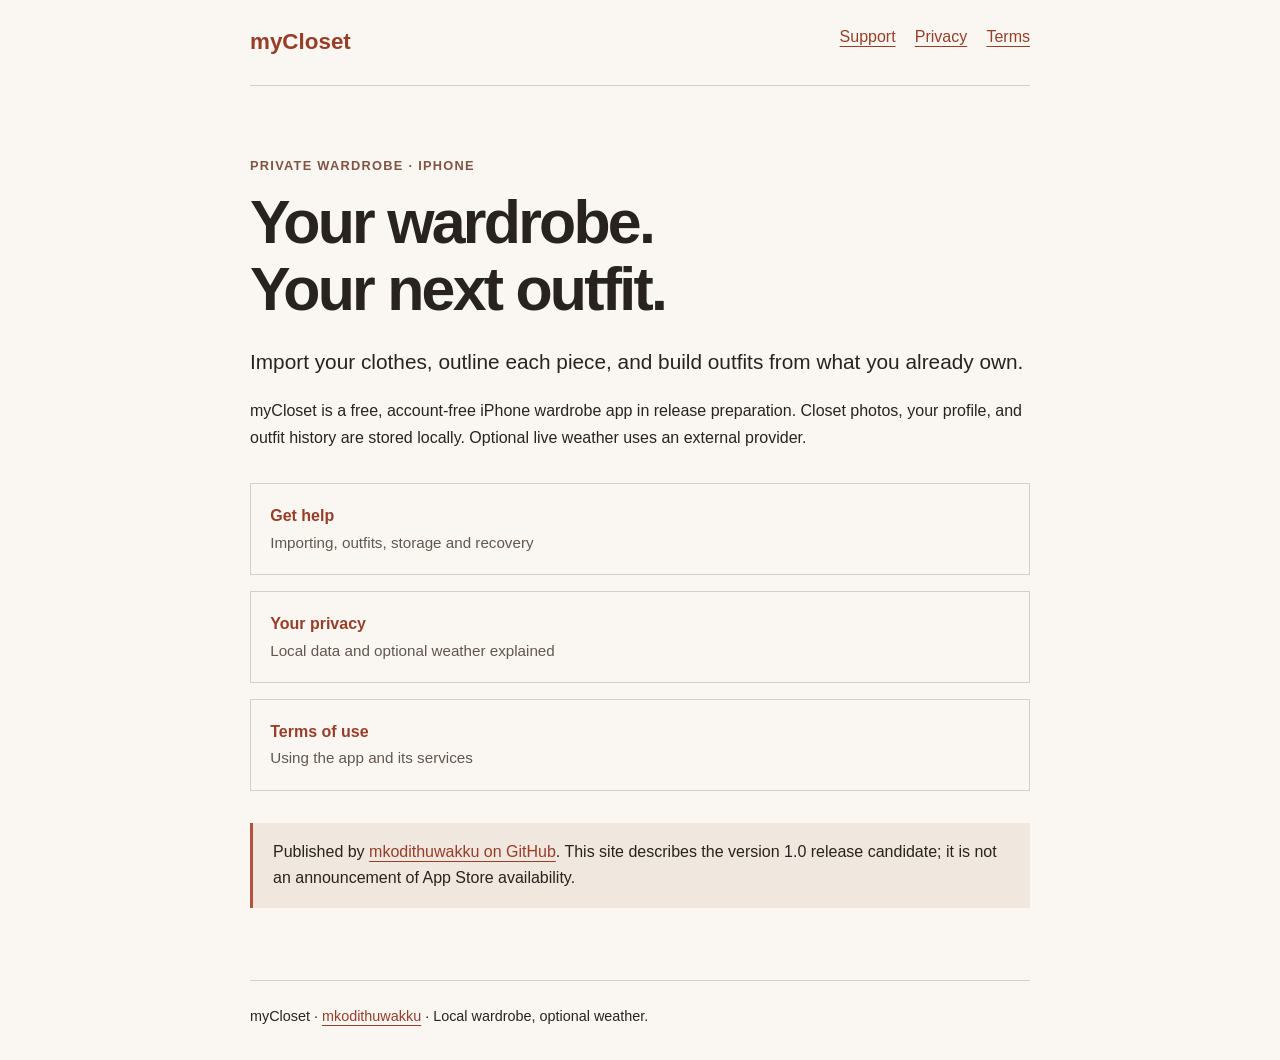
<file: index.html>
<!doctype html><html lang="en"><head><meta charset="utf-8"><meta name="viewport" content="width=device-width, initial-scale=1"><meta name="description" content="myCloset privacy, support and terms. A private local wardrobe app for iPhone."><meta name="color-scheme" content="light dark"><title>myCloset · myCloset</title><link rel="stylesheet" href="./style.css"></head><body><a class="skip" href="#main">Skip to content</a><header><a class="brand" href="./">myCloset</a><nav aria-label="Main"><a href="./support/">Support</a><a href="./privacy/">Privacy</a><a href="./terms/">Terms</a></nav></header><main id="main"><p class="eyebrow">PRIVATE WARDROBE · IPHONE</p><h1>Your wardrobe.<br>Your next outfit.</h1><p class="intro">Import your clothes, outline each piece, and build outfits from what you already own.</p><p>myCloset is a free, account-free iPhone wardrobe app in release preparation. Closet photos, your profile, and outfit history are stored locally. Optional live weather uses an external provider.</p><div class="cards"><a href="support/">Get help<span>Importing, outfits, storage and recovery</span></a><a href="privacy/">Your privacy<span>Local data and optional weather explained</span></a><a href="terms/">Terms of use<span>Using the app and its services</span></a></div><p class="note">Published by <a href="https://github.com/mkodithuwakku">mkodithuwakku on GitHub</a>. This site describes the version 1.0 release candidate; it is not an announcement of App Store availability.</p></main><footer>myCloset · <a href="https://github.com/mkodithuwakku">mkodithuwakku</a> · Local wardrobe, optional weather.</footer></body></html>
</file>
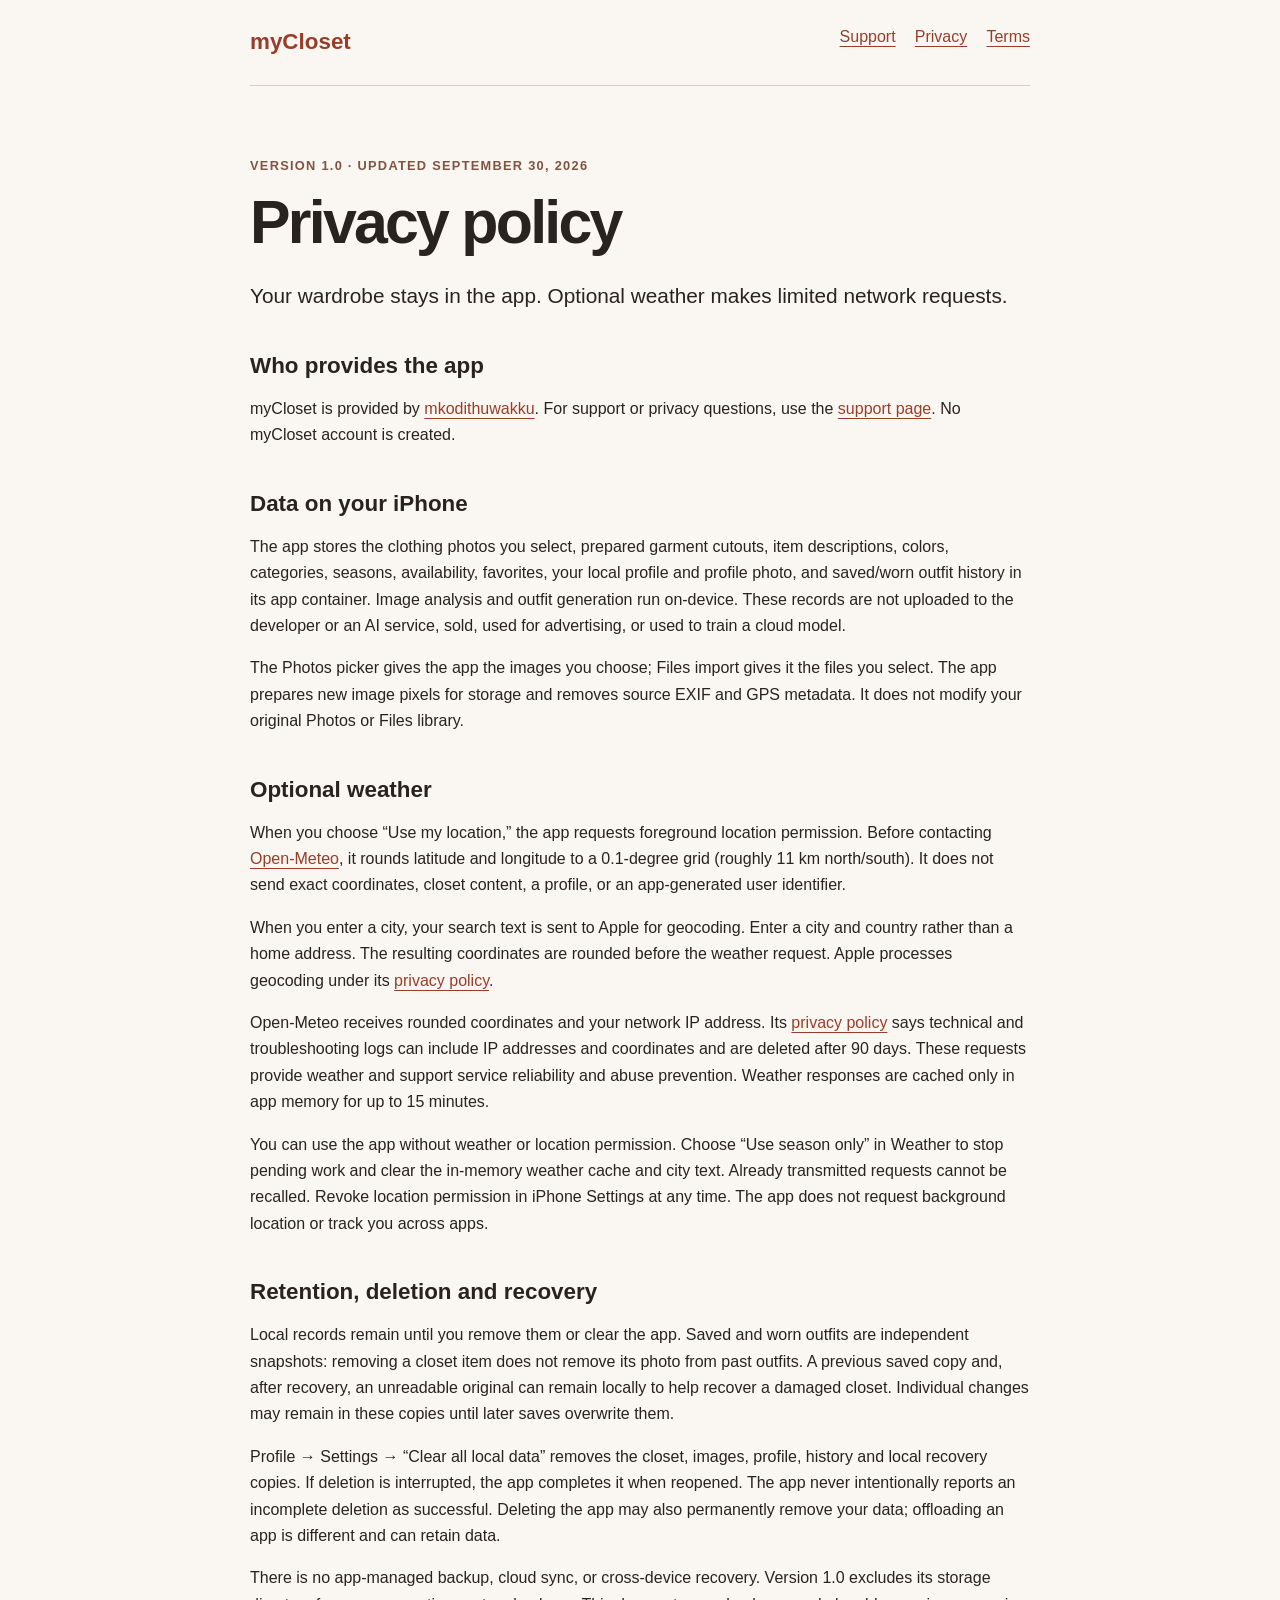
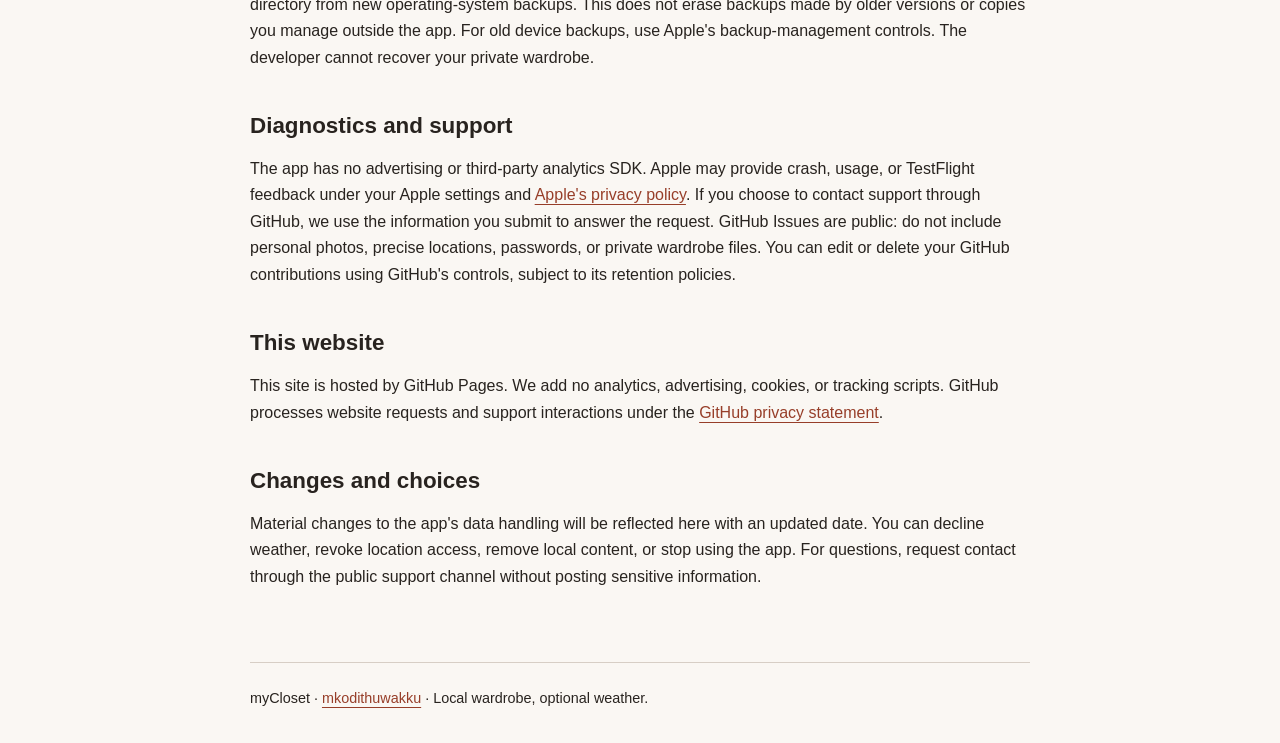
<file: privacy/index.html>
<!doctype html><html lang="en"><head><meta charset="utf-8"><meta name="viewport" content="width=device-width, initial-scale=1"><meta name="description" content="myCloset privacy, support and terms. A private local wardrobe app for iPhone."><meta name="color-scheme" content="light dark"><title>Privacy policy · myCloset</title><link rel="stylesheet" href="../style.css"></head><body><a class="skip" href="#main">Skip to content</a><header><a class="brand" href="../">myCloset</a><nav aria-label="Main"><a href="../support/">Support</a><a href="../privacy/">Privacy</a><a href="../terms/">Terms</a></nav></header><main id="main"><p class="eyebrow">VERSION 1.0 · UPDATED SEPTEMBER 30, 2026</p><h1>Privacy policy</h1><p class="intro">Your wardrobe stays in the app. Optional weather makes limited network requests.</p>
<h2>Who provides the app</h2><p>myCloset is provided by <a href="https://github.com/mkodithuwakku">mkodithuwakku</a>. For support or privacy questions, use the <a href="../support/">support page</a>. No myCloset account is created.</p>
<h2>Data on your iPhone</h2><p>The app stores the clothing photos you select, prepared garment cutouts, item descriptions, colors, categories, seasons, availability, favorites, your local profile and profile photo, and saved/worn outfit history in its app container. Image analysis and outfit generation run on-device. These records are not uploaded to the developer or an AI service, sold, used for advertising, or used to train a cloud model.</p><p>The Photos picker gives the app the images you choose; Files import gives it the files you select. The app prepares new image pixels for storage and removes source EXIF and GPS metadata. It does not modify your original Photos or Files library.</p>
<h2>Optional weather</h2><p>When you choose “Use my location,” the app requests foreground location permission. Before contacting <a href="https://open-meteo.com/">Open-Meteo</a>, it rounds latitude and longitude to a 0.1-degree grid (roughly 11 km north/south). It does not send exact coordinates, closet content, a profile, or an app-generated user identifier.</p><p>When you enter a city, your search text is sent to Apple for geocoding. Enter a city and country rather than a home address. The resulting coordinates are rounded before the weather request. Apple processes geocoding under its <a href="https://www.apple.com/legal/privacy/">privacy policy</a>.</p><p>Open-Meteo receives rounded coordinates and your network IP address. Its <a href="https://open-meteo.com/en/terms">privacy policy</a> says technical and troubleshooting logs can include IP addresses and coordinates and are deleted after 90 days. These requests provide weather and support service reliability and abuse prevention. Weather responses are cached only in app memory for up to 15 minutes.</p><p>You can use the app without weather or location permission. Choose “Use season only” in Weather to stop pending work and clear the in-memory weather cache and city text. Already transmitted requests cannot be recalled. Revoke location permission in iPhone Settings at any time. The app does not request background location or track you across apps.</p>
<h2>Retention, deletion and recovery</h2><p>Local records remain until you remove them or clear the app. Saved and worn outfits are independent snapshots: removing a closet item does not remove its photo from past outfits. A previous saved copy and, after recovery, an unreadable original can remain locally to help recover a damaged closet. Individual changes may remain in these copies until later saves overwrite them.</p><p>Profile → Settings → “Clear all local data” removes the closet, images, profile, history and local recovery copies. If deletion is interrupted, the app completes it when reopened. The app never intentionally reports an incomplete deletion as successful. Deleting the app may also permanently remove your data; offloading an app is different and can retain data.</p><p>There is no app-managed backup, cloud sync, or cross-device recovery. Version 1.0 excludes its storage directory from new operating-system backups. This does not erase backups made by older versions or copies you manage outside the app. For old device backups, use Apple's backup-management controls. The developer cannot recover your private wardrobe.</p>
<h2>Diagnostics and support</h2><p>The app has no advertising or third-party analytics SDK. Apple may provide crash, usage, or TestFlight feedback under your Apple settings and <a href="https://www.apple.com/legal/privacy/">Apple's privacy policy</a>. If you choose to contact support through GitHub, we use the information you submit to answer the request. GitHub Issues are public: do not include personal photos, precise locations, passwords, or private wardrobe files. You can edit or delete your GitHub contributions using GitHub's controls, subject to its retention policies.</p>
<h2>This website</h2><p>This site is hosted by GitHub Pages. We add no analytics, advertising, cookies, or tracking scripts. GitHub processes website requests and support interactions under the <a href="https://docs.github.com/en/site-policy/privacy-policies/github-general-privacy-statement">GitHub privacy statement</a>.</p>
<h2>Changes and choices</h2><p>Material changes to the app's data handling will be reflected here with an updated date. You can decline weather, revoke location access, remove local content, or stop using the app. For questions, request contact through the public support channel without posting sensitive information.</p></main><footer>myCloset · <a href="https://github.com/mkodithuwakku">mkodithuwakku</a> · Local wardrobe, optional weather.</footer></body></html>
</file>
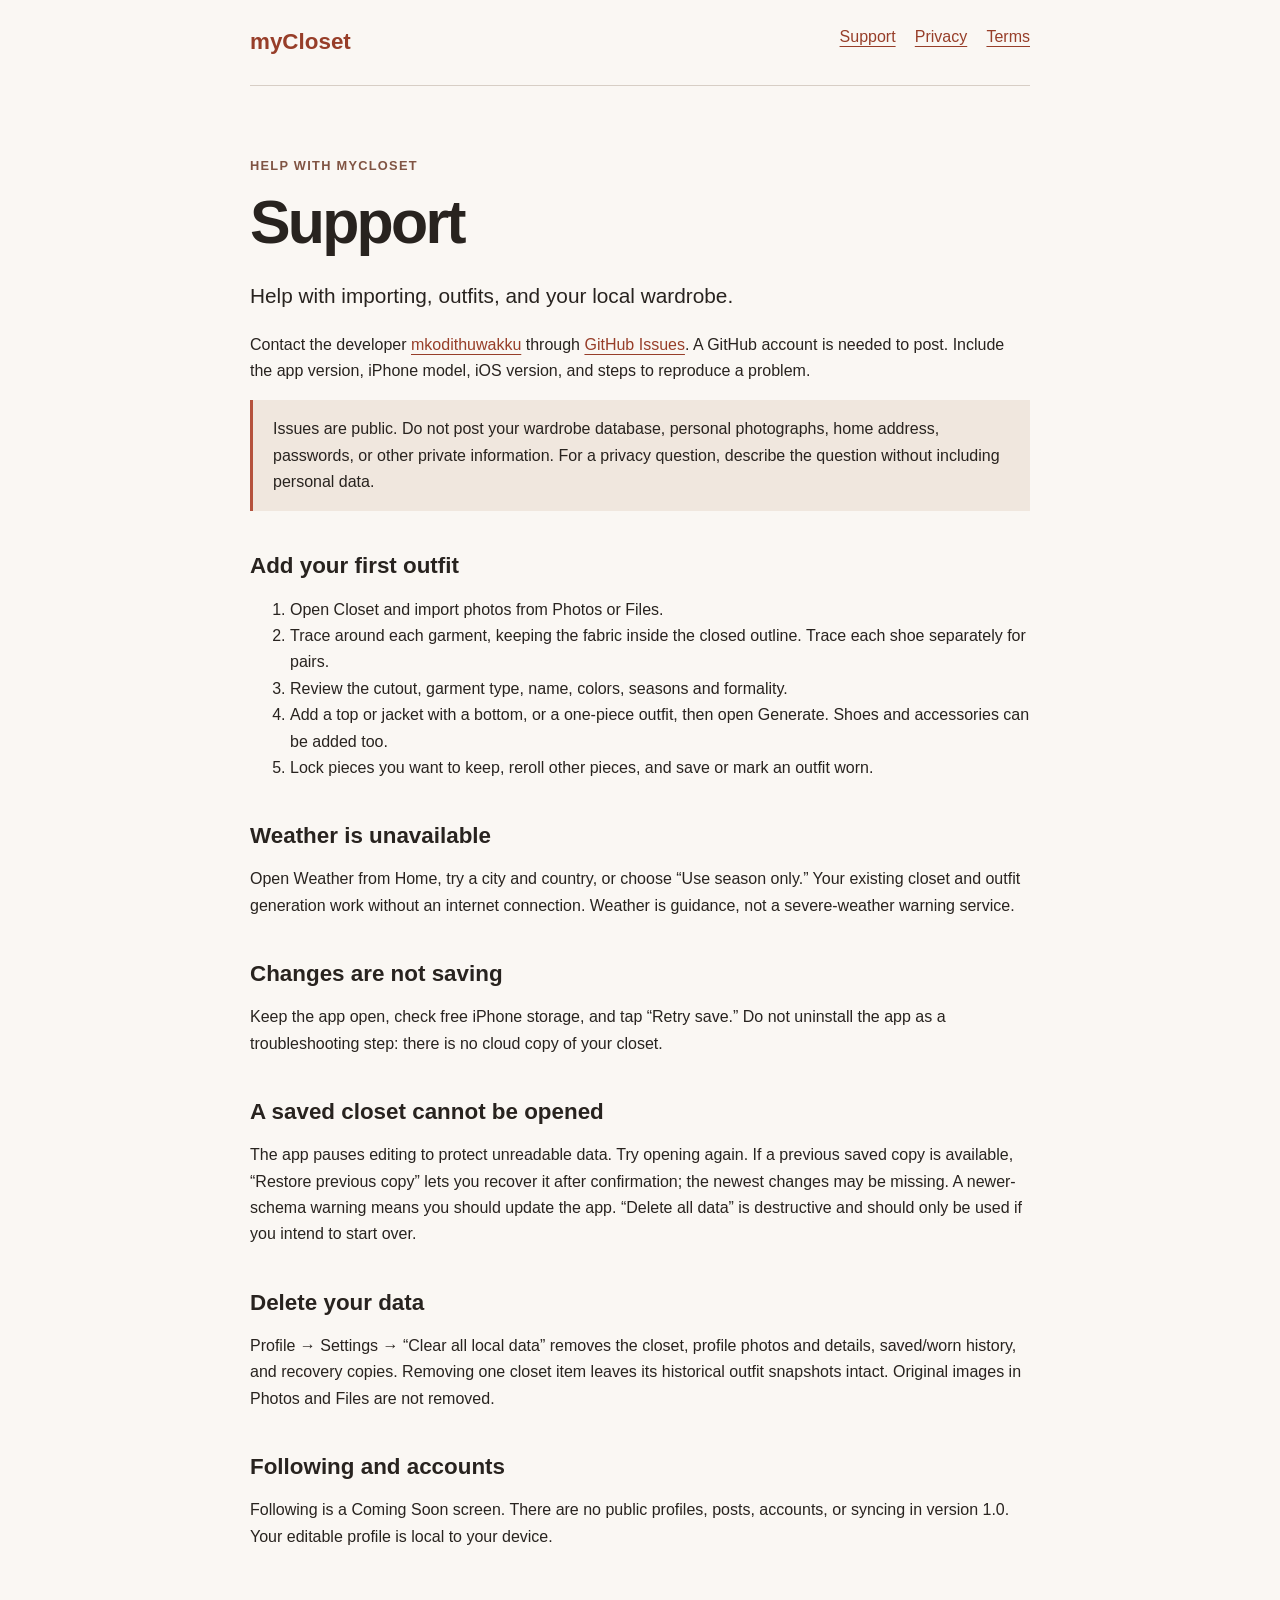
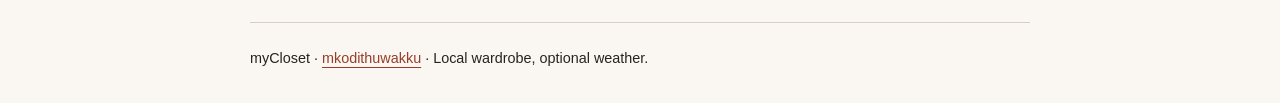
<file: support/index.html>
<!doctype html><html lang="en"><head><meta charset="utf-8"><meta name="viewport" content="width=device-width, initial-scale=1"><meta name="description" content="myCloset privacy, support and terms. A private local wardrobe app for iPhone."><meta name="color-scheme" content="light dark"><title>Support · myCloset</title><link rel="stylesheet" href="../style.css"></head><body><a class="skip" href="#main">Skip to content</a><header><a class="brand" href="../">myCloset</a><nav aria-label="Main"><a href="../support/">Support</a><a href="../privacy/">Privacy</a><a href="../terms/">Terms</a></nav></header><main id="main"><p class="eyebrow">HELP WITH MYCLOSET</p><h1>Support</h1><p class="intro">Help with importing, outfits, and your local wardrobe.</p><p>Contact the developer <a href="https://github.com/mkodithuwakku">mkodithuwakku</a> through <a href="https://github.com/mkodithuwakku/mycloset-support/issues/new">GitHub Issues</a>. A GitHub account is needed to post. Include the app version, iPhone model, iOS version, and steps to reproduce a problem.</p><p class="note">Issues are public. Do not post your wardrobe database, personal photographs, home address, passwords, or other private information. For a privacy question, describe the question without including personal data.</p>
<h2>Add your first outfit</h2><ol><li>Open Closet and import photos from Photos or Files.</li><li>Trace around each garment, keeping the fabric inside the closed outline. Trace each shoe separately for pairs.</li><li>Review the cutout, garment type, name, colors, seasons and formality.</li><li>Add a top or jacket with a bottom, or a one-piece outfit, then open Generate. Shoes and accessories can be added too.</li><li>Lock pieces you want to keep, reroll other pieces, and save or mark an outfit worn.</li></ol>
<h2>Weather is unavailable</h2><p>Open Weather from Home, try a city and country, or choose “Use season only.” Your existing closet and outfit generation work without an internet connection. Weather is guidance, not a severe-weather warning service.</p>
<h2>Changes are not saving</h2><p>Keep the app open, check free iPhone storage, and tap “Retry save.” Do not uninstall the app as a troubleshooting step: there is no cloud copy of your closet.</p>
<h2>A saved closet cannot be opened</h2><p>The app pauses editing to protect unreadable data. Try opening again. If a previous saved copy is available, “Restore previous copy” lets you recover it after confirmation; the newest changes may be missing. A newer-schema warning means you should update the app. “Delete all data” is destructive and should only be used if you intend to start over.</p>
<h2>Delete your data</h2><p>Profile → Settings → “Clear all local data” removes the closet, profile photos and details, saved/worn history, and recovery copies. Removing one closet item leaves its historical outfit snapshots intact. Original images in Photos and Files are not removed.</p>
<h2>Following and accounts</h2><p>Following is a Coming Soon screen. There are no public profiles, posts, accounts, or syncing in version 1.0. Your editable profile is local to your device.</p></main><footer>myCloset · <a href="https://github.com/mkodithuwakku">mkodithuwakku</a> · Local wardrobe, optional weather.</footer></body></html>
</file>
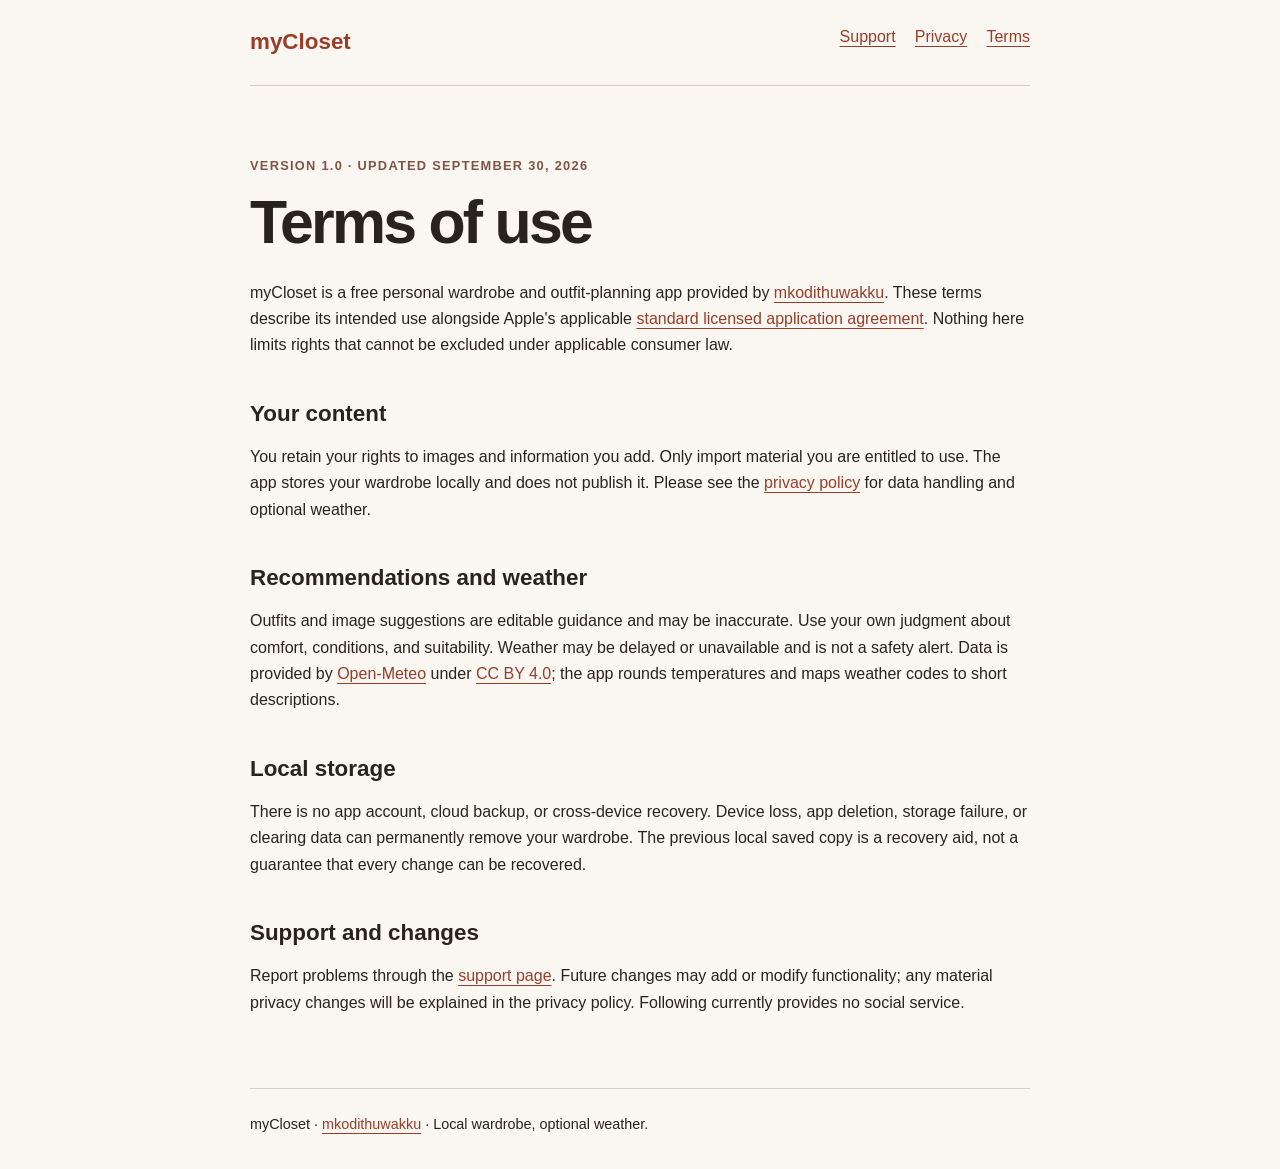
<file: terms/index.html>
<!doctype html><html lang="en"><head><meta charset="utf-8"><meta name="viewport" content="width=device-width, initial-scale=1"><meta name="description" content="myCloset privacy, support and terms. A private local wardrobe app for iPhone."><meta name="color-scheme" content="light dark"><title>Terms of use · myCloset</title><link rel="stylesheet" href="../style.css"></head><body><a class="skip" href="#main">Skip to content</a><header><a class="brand" href="../">myCloset</a><nav aria-label="Main"><a href="../support/">Support</a><a href="../privacy/">Privacy</a><a href="../terms/">Terms</a></nav></header><main id="main"><p class="eyebrow">VERSION 1.0 · UPDATED SEPTEMBER 30, 2026</p><h1>Terms of use</h1><p>myCloset is a free personal wardrobe and outfit-planning app provided by <a href="https://github.com/mkodithuwakku">mkodithuwakku</a>. These terms describe its intended use alongside Apple's applicable <a href="https://www.apple.com/legal/internet-services/itunes/dev/stdeula/">standard licensed application agreement</a>. Nothing here limits rights that cannot be excluded under applicable consumer law.</p><h2>Your content</h2><p>You retain your rights to images and information you add. Only import material you are entitled to use. The app stores your wardrobe locally and does not publish it. Please see the <a href="../privacy/">privacy policy</a> for data handling and optional weather.</p><h2>Recommendations and weather</h2><p>Outfits and image suggestions are editable guidance and may be inaccurate. Use your own judgment about comfort, conditions, and suitability. Weather may be delayed or unavailable and is not a safety alert. Data is provided by <a href="https://open-meteo.com/">Open-Meteo</a> under <a href="https://creativecommons.org/licenses/by/4.0/">CC BY 4.0</a>; the app rounds temperatures and maps weather codes to short descriptions.</p><h2>Local storage</h2><p>There is no app account, cloud backup, or cross-device recovery. Device loss, app deletion, storage failure, or clearing data can permanently remove your wardrobe. The previous local saved copy is a recovery aid, not a guarantee that every change can be recovered.</p><h2>Support and changes</h2><p>Report problems through the <a href="../support/">support page</a>. Future changes may add or modify functionality; any material privacy changes will be explained in the privacy policy. Following currently provides no social service.</p></main><footer>myCloset · <a href="https://github.com/mkodithuwakku">mkodithuwakku</a> · Local wardrobe, optional weather.</footer></body></html>
</file>
<file: style.css>
*{box-sizing:border-box}html{font-family:ui-sans-serif,-apple-system,BlinkMacSystemFont,"Segoe UI",sans-serif;line-height:1.65;color:#28231f;background:#faf7f3}body{margin:0}header,main,footer{width:min(100% - 3rem,780px);margin:auto}header{display:flex;flex-wrap:wrap;justify-content:space-between;gap:1rem;padding:1.5rem 0;border-bottom:1px solid #d7cec5}nav{display:flex;flex-wrap:wrap;gap:1.2rem}.brand{font-size:1.4rem;font-weight:750;text-decoration:none}a{color:#973e29;text-underline-offset:4px}a:focus-visible{outline:3px solid #973e29;outline-offset:5px}main{padding:3.5rem 0}h1{font-size:clamp(2.2rem,7vw,3.8rem);line-height:1.1;letter-spacing:-.045em;margin:.5rem 0 1.5rem}h2{font-size:1.4rem;line-height:1.3;margin:2.5rem 0 .7rem}.eyebrow{font-size:.8rem;letter-spacing:.1em;font-weight:700;color:#805443}.intro{font-size:1.3rem;line-height:1.5}.note{border-left:3px solid #b5523d;padding:1rem 1.25rem;background:#f0e7de}.cards{display:grid;gap:1rem;margin:2rem 0}.cards a{display:block;border:1px solid #d7cec5;padding:1.2rem;text-decoration:none;font-weight:700}.cards span{display:block;color:#62574f;font-weight:400;font-size:.95rem}footer{padding:1.5rem 0 2rem;border-top:1px solid #d7cec5;font-size:.9rem}.skip{position:absolute;left:-10000px}.skip:focus{position:static;padding:1rem;display:block}@media(prefers-color-scheme:dark){html{background:#211d1b;color:#eee6df}a{color:#ffb29a}.eyebrow{color:#e1ac96}.note{background:#362924}.cards span{color:#d0bfb2}header,footer,.cards a{border-color:#625044}a:focus-visible{outline-color:#ffb29a}}
</file>
